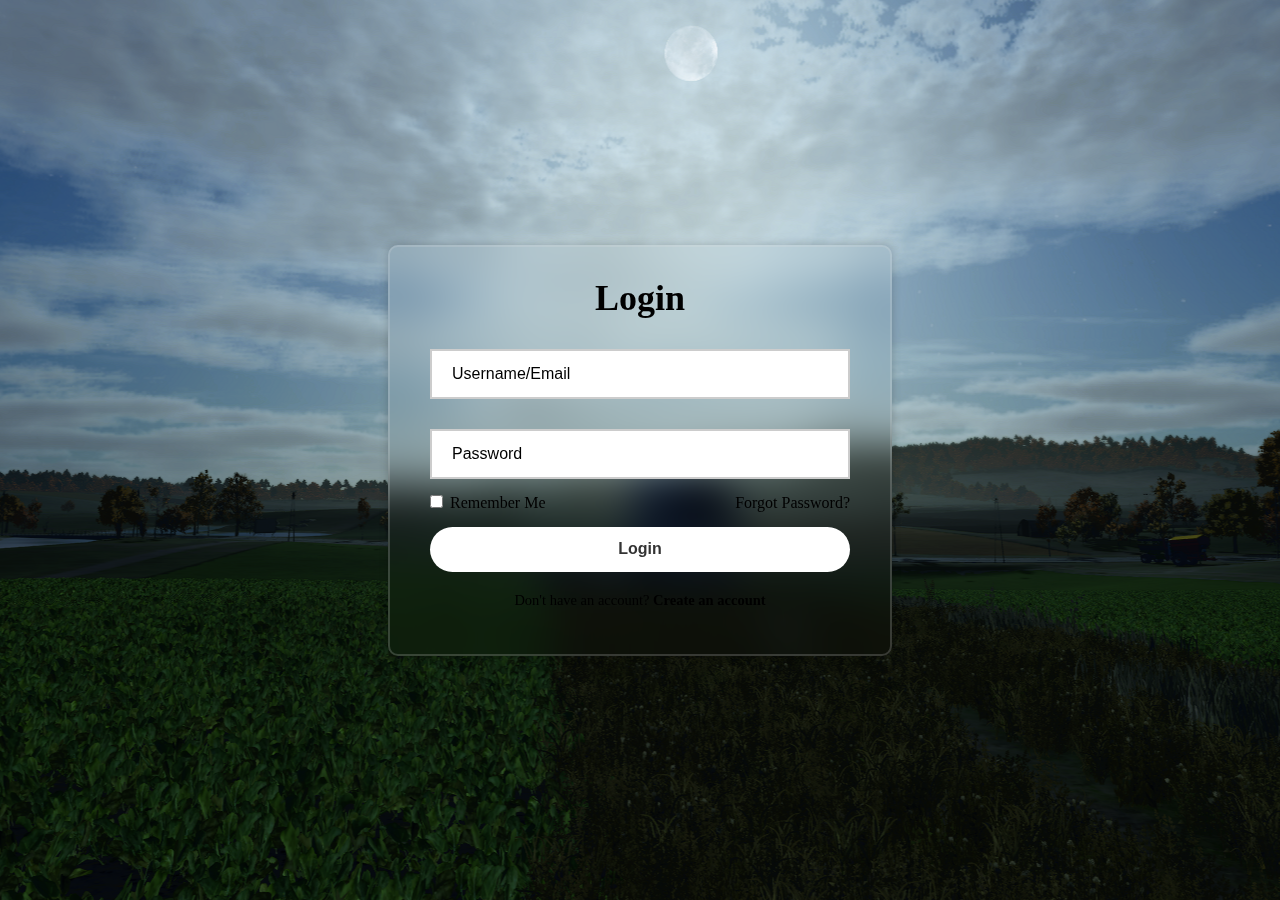
<file: website/index.html>
<html lang="en">
<head>
    <meta charset="UTF-8">
    <meta name="viewport" content="width=device-width, initial-scale=1.0">
    <title>Login</title>
    <link rel="stylesheet" href="sheet.css">
    <script src="script.js"></script>
</head>
<body>
    <div class="all">
        <h1>Login</h1>
        <div class="login">
            <form id="login-form" onsubmit="event.preventDefault(); login();">
                <div class="input-box">
                    <input type="text" id="username" placeholder="Username/Email" required>
                </div>
                <div class="input-box">
                    <input type="password" id="password" placeholder="Password" required>
                </div>
                <div class="remember-forgot">
                    <label>
                        <input type="checkbox" id="remember-me"> Remember Me
                    </label>
                    <a href="#" id="forgot-password-link" onclick="forgotPassword()">Forgot Password?</a>
                </div>
                <button type="submit" class="btn">Login</button>
            </form>
            <div class="register-link">
                <p>Don't have an account? <a href="#" onclick="showCreateAccount()">Create an account</a></p>
            </div>
            <div id="create-account-form" style="display: none;">
                <h2>Create Account</h2>
                <form onsubmit="event.preventDefault(); createAccount();">
                    <div class="input-box">
                        <input type="text" id="new-username" placeholder="Username/Email" required>
                    </div>
                    <div class="input-box">
                        <input type="password" id="new-password" placeholder="Password" required>
                    </div>
                    <div class="input-box">
                        <input type="password" id="confirm-password" placeholder="Confirm Password" required>
                    </div>
                    <button type="submit" class="btn">Create Account</button>
                </form>
            </div>

        </div>
    </div>
</body>
</html>
</file>
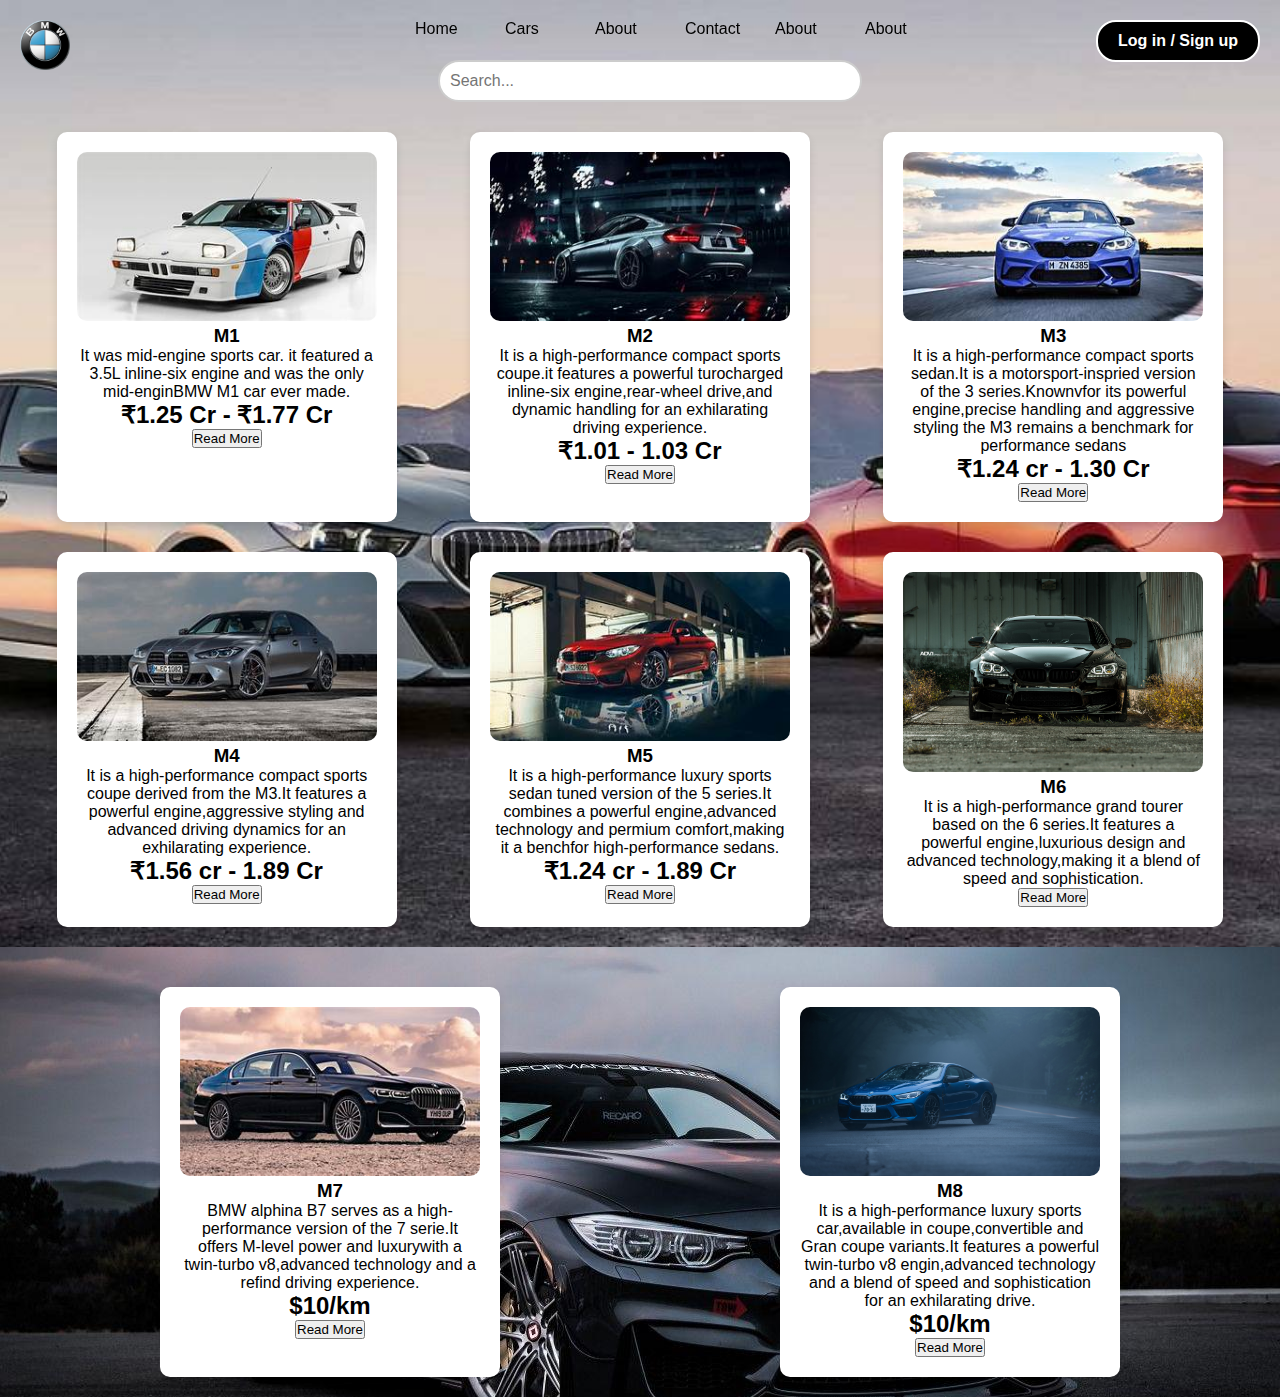
<file: web BMW/web1.html>
<!DOCTYPE html>
<html lang="en">
<head>
    <meta charset="UTF-8">
    <meta name="viewport" content="width=device-width, initial-scale=1.0">
    <title>web</title>
    <link rel="stylesheet" href="web2.css">
    <link rel="stylesheet" href="https://cdnjs.cloudflare.com/ajax/libs/font-awesome/6.6.0/css/all.min.css">
</head>
<body>
    <div class="image">
        <div class="home" id="home">
            <h1 class="bmw">
                <img class="logo" src="bmw-logo-14.png" alt="BMW Logo">
            </h1>
            <nav class="header">
                <center>
                    <ul>
                        <li><a href="#home">Home</a></li>
                        <li><a href="#cars">Cars</a></li>
                        <li><a href="#about">About</a></li>
                        <li><a href="#contact">Contact</a></li>
                        <li><a href="#about">About</a></li>
                        <li><a href="#about">About</a></li>
                    </ul>
                </center>
            </nav>

            <div class="search-container">
                <form action="#" method="get" onsubmit="searchFunction(event)">
                    <input type="text" class="search-bar" id="search-input" placeholder="Search...">
                    <button type="submit" style="display: none;">Search</button>
                </form>
            </div>

            <div class="button-container">
                <form action="index.html" method="post">
                    <button class="signup-button">Log in / Sign up</button>
                </form>
            </div>
        </div>
        
        <!-- Cab selection and other content goes here -->
         <div class="animation">
        <div class="cab-selection">
            <div class="cab-options">
                <div class="cab-card">
                    <img src="m1.jpg" alt="Economy Class">
                    <h3>M1</h3>
                    <p>It was mid-engine sports car. it featured a 3.5L inline-six engine and was the 
                        only mid-enginBMW M1 car ever made.
                    </p>
                    <p class="price"> ₹1.25 Cr - ₹1.77 Cr</p>
                    <button>Read More</button>
                </div>
        
                <div class="cab-card">
                    <img src="m2.jpg" alt="Business Class">
                    <h3>M2</h3>
                    <p>It is a high-performance compact sports coupe.it features a powerful turocharged inline-six engine,rear-wheel drive,and dynamic handling for an exhilarating driving experience.</p>
                    <p class="price">₹1.01 - 1.03 Cr</p>
                    <button>Read More</button>
                </div>
        
                <div class="cab-card">
                    <img src="m3.jpg" alt="Business Class">
                    <h3>M3</h3>
                    <p>It is a high-performance compact sports sedan.It is a motorsport-inspried version of the 3 series.Knownvfor its powerful engine,precise handling and aggressive styling the M3 remains a benchmark for performance sedans</p>
                    <p class="price">₹1.24 cr - 1.30 Cr</p>
                    <button>Read More</button>
                </div>
            </div>
        </div>
         <div class="cab-selection">
            <div class="cab-options">
                <div class="cab-card">
                    <img src="m4.jpg" alt="Economy Class">
                    <h3>M4</h3>
                    <p>It is a high-performance compact sports coupe derived from the M3.It features a powerful engine,aggressive styling and advanced driving dynamics for an exhilarating experience.</p>
                    <p class="price">₹1.56 cr - 1.89 Cr</p>
                    <button>Read More</button>
                </div>
        
                <div class="cab-card">
                    <img src="m5.jpg" alt="Business Class">
                    <h3>M5</h3>
                    <p>It is a high-performance luxury sports sedan tuned version of the 5 series.It combines a powerful engine,advanced technology and permium comfort,making it a benchfor high-performance sedans.</p>
                    <p class="price">₹1.24 cr - 1.89 Cr</p>
                    <button>Read More</button>
                </div>
        
                <div class="cab-card">
                    <img src="m6.jpg" alt="Business Class">
                    <h3>M6</h3>
                    <p>It is a high-performance grand tourer based on the 6 series.It features a powerful engine,luxurious design and advanced technology,making it a blend of speed and sophistication. </p>
                    <p class="price"></p>
                    <button>Read More</button>
                </div>
            </div>
        </div>
    </div>
</div>
<div class="animation">
    <div class="image2">
        <div class="cab-box">
            <div class="cab-options">
                <div class="cab-wel">
                    <img src="m7.jpg" alt="Economy Class">
                    <h3>M7</h3>
                    <p>BMW alphina B7 serves as a high-performance version of the 7 serie.It offers M-level power and luxurywith a twin-turbo v8,advanced technology and a refind driving experience.</p>
                    <p class="price">$10/km</p>
                    <button>Read More</button>
                </div>
        
                <div class="cab-wel">
                    <img src="m8(2).jpg" alt="Business Class">
                    <h3>M8</h3>
                    <p>It is a high-performance luxury sports car,available in coupe,convertible and Gran coupe variants.It features a powerful twin-turbo v8 engin,advanced technology and a blend of speed and sophistication for an exhilarating drive.</p>
                    <p class="price">$10/km</p>
                    <button>Read More</button>
                </div>
            </div>
        </div>
    </div>
</div>
</body>
</html>
</file>
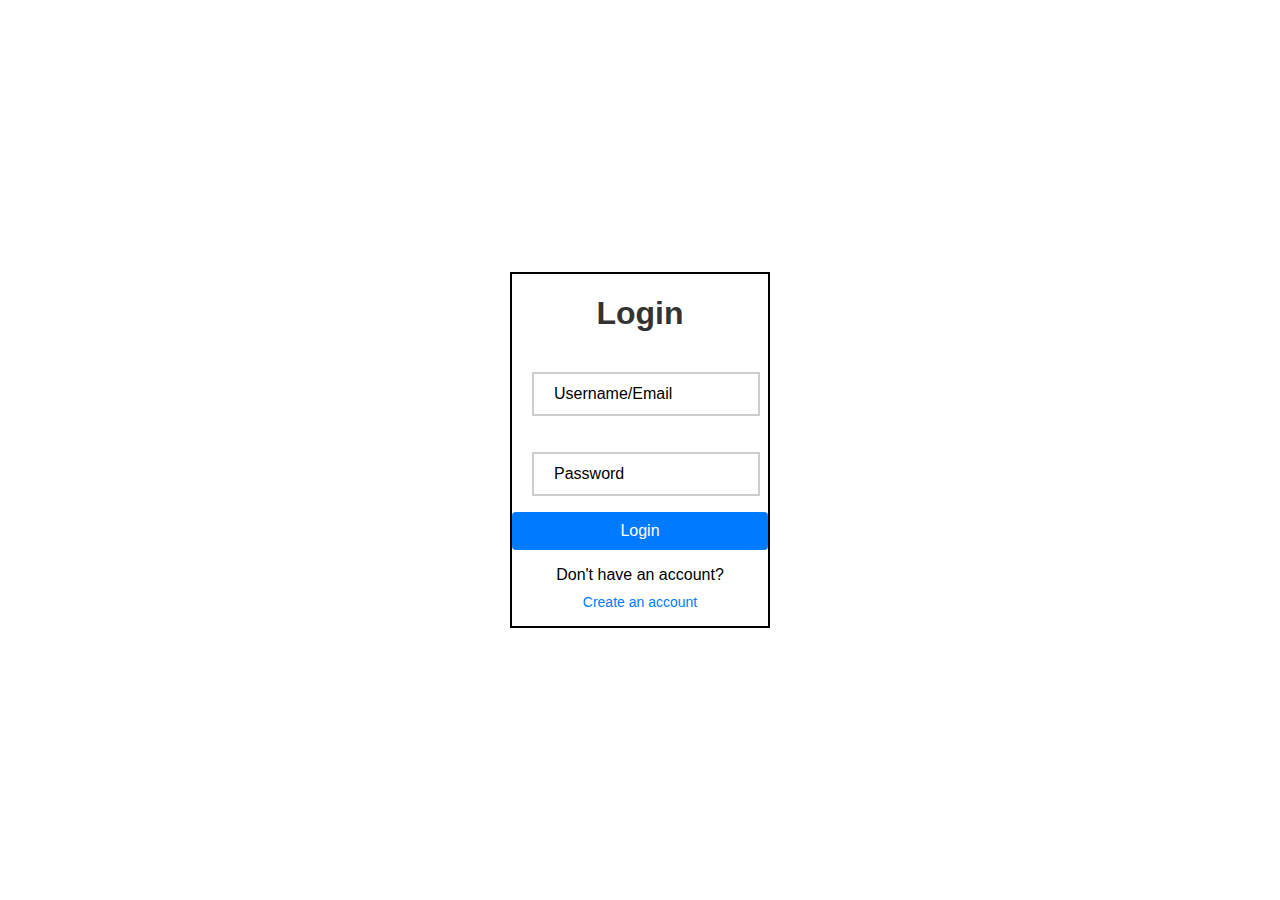
<file: web dress/login12.html>
<html lang="en">
<head>
    <meta charset="UTF-8">
    <meta name="theme-color" content="#06c1db">
    <title>dress</title>
    <link rel="stylesheet" href="login2.css">
</head>
<body>
    <div class="all">
        <h1>Login</h1>
        <div class="login">
            <form id="login-form" onsubmit="event.preventDefault(); login();">
                <div class="input-box">
                    <input type="text" id="username" placeholder="Username/Email" required>
                </div>
                <div class="input-box">
                    <input type="password" id="password" placeholder="Password" required>
                </div>
                <button type="submit" class="btn">Login</button>
            </form>
            <div class="register-link">
                <p>Don't have an account? <a href="#" onclick="showCreateAccount()">Create an account</a></p>
            </div>
            <div id="create-account-form" style="display: none;">
                <h2>Create Account</h2>
                <form onsubmit="event.preventDefault(); createAccount();">
                    <div class="input-box">
                        <input type="text" id="new-username" placeholder="Username/Email" required>
                    </div>
                    <div class="input-box">
                        <input type="password" id="new-password" placeholder="Password" required>
                    </div>
                    <div class="input-box">
                        <input type="password" id="confirm-password" placeholder="Confirm Password" required>
                    </div>
                    <button type="submit" class="btn"> <underline> Create Account </underline></button>
                </form>
            </div>

        </div>
    </div>
   
</body>
</html>
</file>
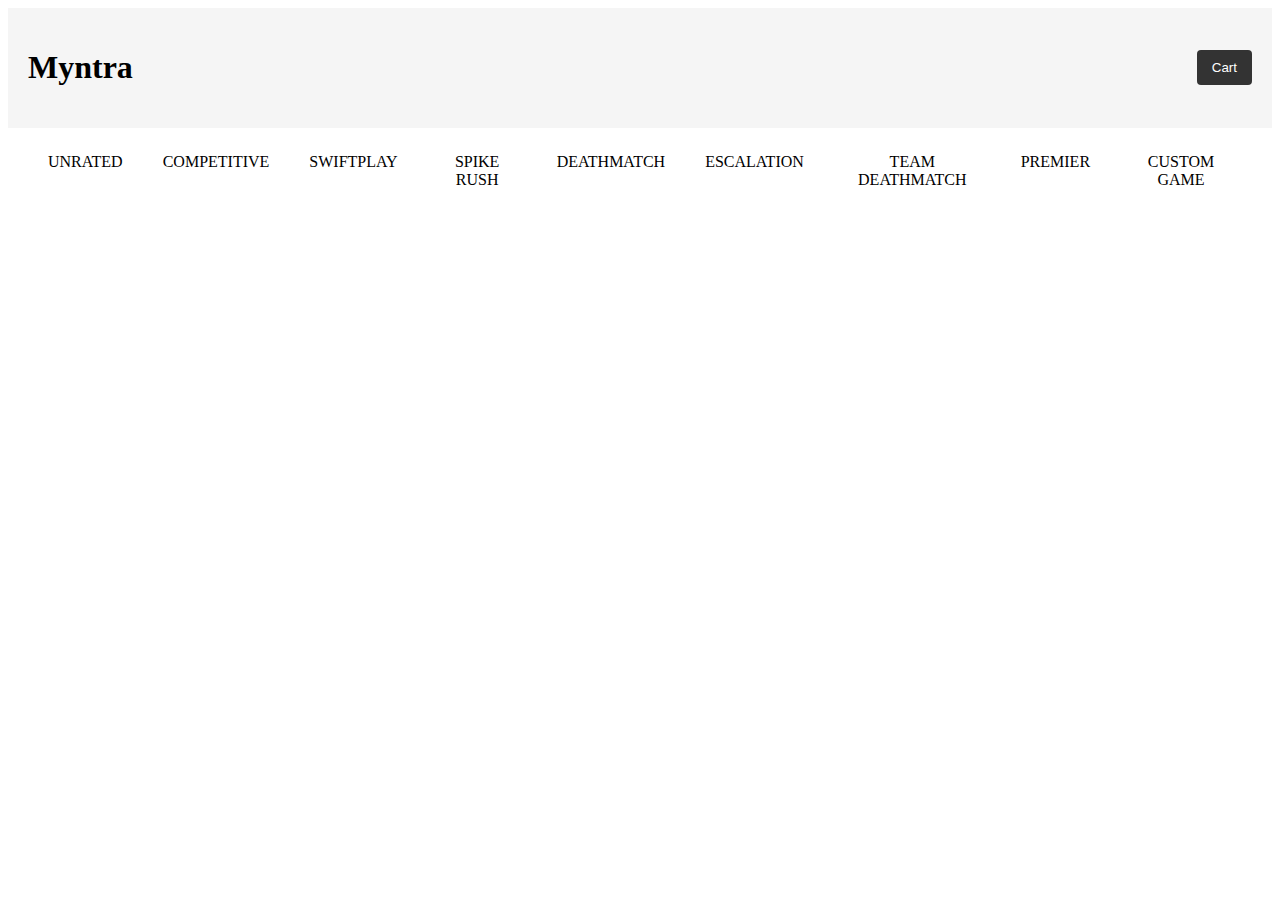
<file: web dress/web1.html>
<!DOCTYPE html>
<html lang="en">
<head>
    <meta charset="UTF-8">
    <meta name="viewport" content="width=device-width, initial-scale=1.0">
    <title>web</title>
    <link rel="stylesheet" href="web2.css">
</head>
<body>
    <div class="header">
        <h1>Myntra</h1>
        <div class="header-buttons">
            <button class="btn">Cart</button>
        </div>
    </div>
    
    <center>
        <nav class="navbar">
            <ul>
                <li>UNRATED</li>
                <li>COMPETITIVE</li>
                <li>SWIFTPLAY</li>
                <li>SPIKE RUSH</li>
                <li>DEATHMATCH</li>
                <li>ESCALATION</li>
                <li>TEAM DEATHMATCH</li>
                <li>PREMIER</li>
                <li>CUSTOM GAME</li>
            </ul>
        </nav>
    </center>
</body>
</html>
</file>
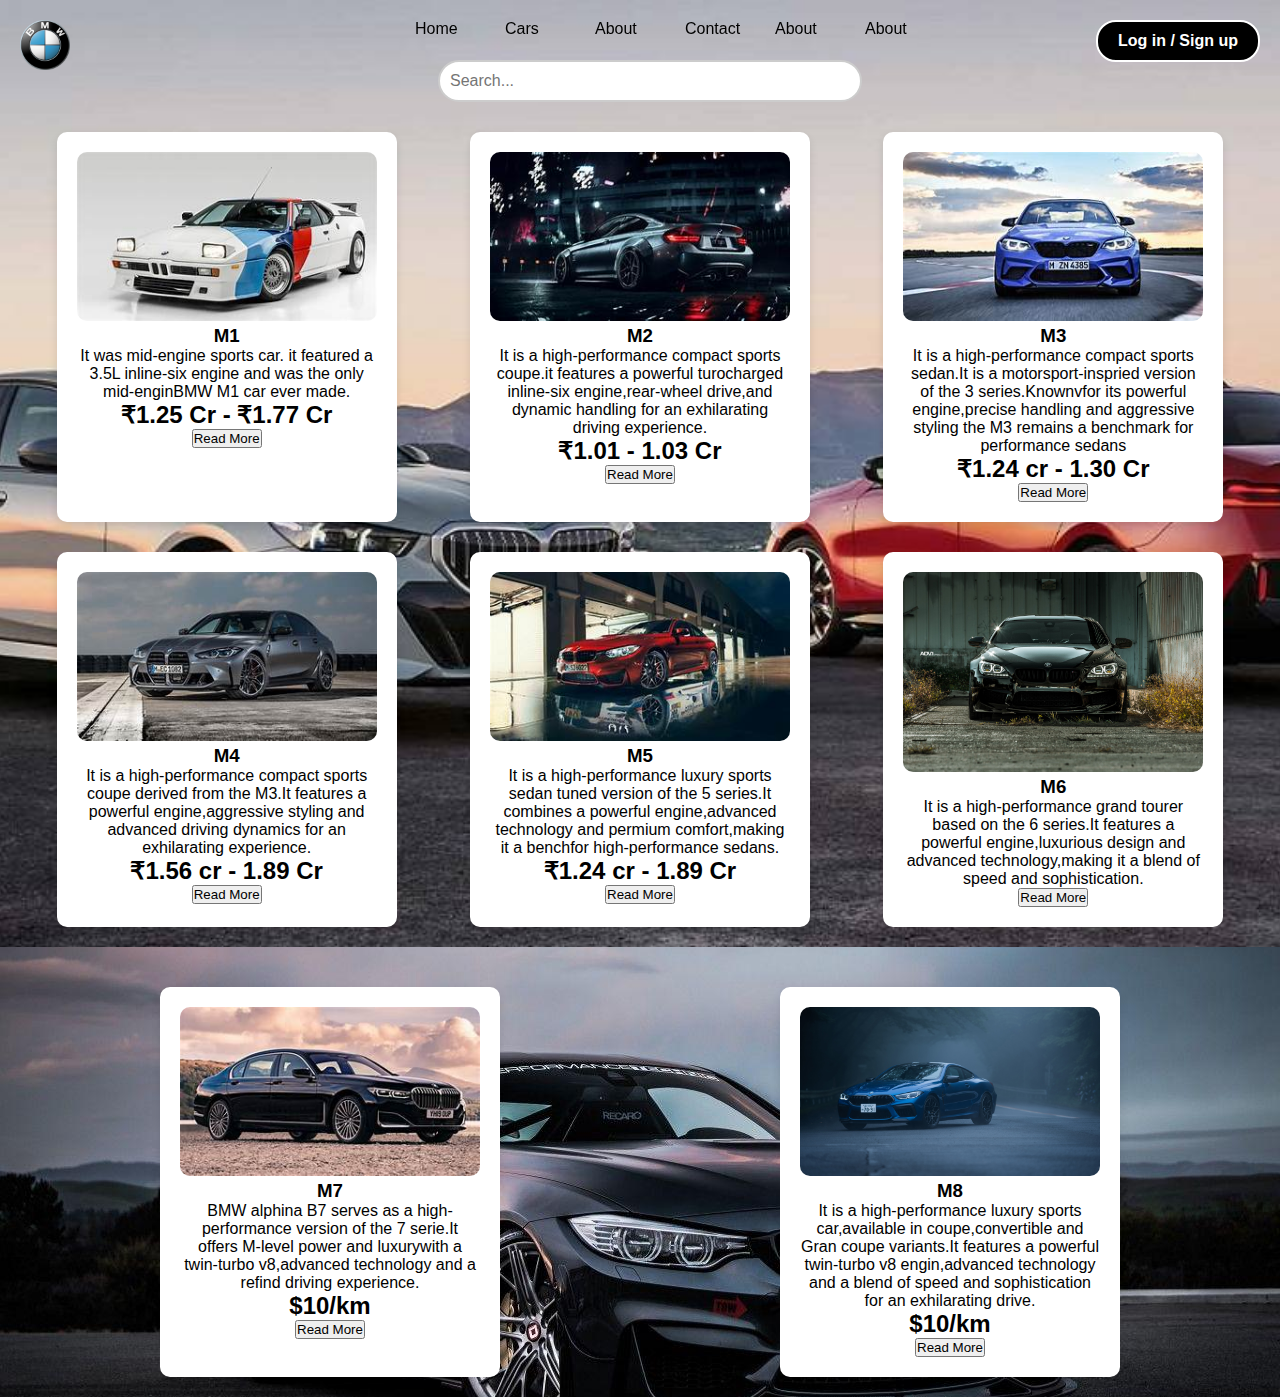
<file: web page/web1.html>
<!DOCTYPE html>
<html lang="en">
<head>
    <meta charset="UTF-8">
    <meta name="viewport" content="width=device-width, initial-scale=1.0">
    <title>Document</title>
    <link rel="stylesheet" href="web2.css">
    <link rel="stylesheet" href="https://cdnjs.cloudflare.com/ajax/libs/font-awesome/6.6.0/css/all.min.css">
</head>
<body>
    <div class="image">
        <div class="home" id="home">
            <h1 class="bmw">
                <img class="logo" src="bmw-logo-14.png" alt="BMW Logo">
            </h1>
            <nav class="header">
                <center>
                    <ul>
                        <li><a href="#home">Home</a></li>
                        <li><a href="#cars">Cars</a></li>
                        <li><a href="#about">About</a></li>
                        <li><a href="#contact">Contact</a></li>
                        <li><a href="#about">About</a></li>
                        <li><a href="#about">About</a></li>
                    </ul>
                </center>
            </nav>

            <div class="search-container">
                <form action="#" method="get" onsubmit="searchFunction(event)">
                    <input type="text" class="search-bar" id="search-input" placeholder="Search...">
                    <button type="submit" style="display: none;">Search</button>
                </form>
            </div>

            <div class="button-container">
                <form action="index.html" method="post">
                    <button class="signup-button">Log in / Sign up</button>
                </form>
            </div>
        </div>
        
        <!-- Cab selection and other content goes here -->
         <div class="animation">
        <div class="cab-selection">
            <div class="cab-options">
                <div class="cab-card">
                    <img src="m1.jpg" alt="Economy Class">
                    <h3>M1</h3>
                    <p>It was mid-engine sports car. it featured a 3.5L inline-six engine and was the 
                        only mid-enginBMW M1 car ever made.
                    </p>
                    <p class="price"> ₹1.25 Cr - ₹1.77 Cr</p>
                    <button>Read More</button>
                </div>
        
                <div class="cab-card">
                    <img src="m2.jpg" alt="Business Class">
                    <h3>M2</h3>
                    <p>It is a high-performance compact sports coupe.it features a powerful turocharged inline-six engine,rear-wheel drive,and dynamic handling for an exhilarating driving experience.</p>
                    <p class="price">₹1.01 - 1.03 Cr</p>
                    <button>Read More</button>
                </div>
        
                <div class="cab-card">
                    <img src="m3.jpg" alt="Business Class">
                    <h3>M3</h3>
                    <p>It is a high-performance compact sports sedan.It is a motorsport-inspried version of the 3 series.Knownvfor its powerful engine,precise handling and aggressive styling the M3 remains a benchmark for performance sedans</p>
                    <p class="price">₹1.24 cr - 1.30 Cr</p>
                    <button>Read More</button>
                </div>
            </div>
        </div>
         <div class="cab-selection">
            <div class="cab-options">
                <div class="cab-card">
                    <img src="m4.jpg" alt="Economy Class">
                    <h3>M4</h3>
                    <p>It is a high-performance compact sports coupe derived from the M3.It features a powerful engine,aggressive styling and advanced driving dynamics for an exhilarating experience.</p>
                    <p class="price">₹1.56 cr - 1.89 Cr</p>
                    <button>Read More</button>
                </div>
        
                <div class="cab-card">
                    <img src="m5.jpg" alt="Business Class">
                    <h3>M5</h3>
                    <p>It is a high-performance luxury sports sedan tuned version of the 5 series.It combines a powerful engine,advanced technology and permium comfort,making it a benchfor high-performance sedans.</p>
                    <p class="price">₹1.24 cr - 1.89 Cr</p>
                    <button>Read More</button>
                </div>
        
                <div class="cab-card">
                    <img src="m6.jpg" alt="Business Class">
                    <h3>M6</h3>
                    <p>It is a high-performance grand tourer based on the 6 series.It features a powerful engine,luxurious design and advanced technology,making it a blend of speed and sophistication. </p>
                    <p class="price"></p>
                    <button>Read More</button>
                </div>
            </div>
        </div>
    </div>
</div>
<div class="animation">
    <div class="image2">
        <div class="cab-box">
            <div class="cab-options">
                <div class="cab-wel">
                    <img src="m7.jpg" alt="Economy Class">
                    <h3>M7</h3>
                    <p>BMW alphina B7 serves as a high-performance version of the 7 serie.It offers M-level power and luxurywith a twin-turbo v8,advanced technology and a refind driving experience.</p>
                    <p class="price">$10/km</p>
                    <button>Read More</button>
                </div>
        
                <div class="cab-wel">
                    <img src="m8(2).jpg" alt="Business Class">
                    <h3>M8</h3>
                    <p>It is a high-performance luxury sports car,available in coupe,convertible and Gran coupe variants.It features a powerful twin-turbo v8 engin,advanced technology and a blend of speed and sophistication for an exhilarating drive.</p>
                    <p class="price">$10/km</p>
                    <button>Read More</button>
                </div>
            </div>
        </div>
    </div>
</div>
</body>
</html>
</file>
<file: website/sheet.css>
*{
    padding: 0;
    margin: 0;
}
body{
    display: flex;
    justify-content: center;
    align-items: center;
    min-height: 100pv;
    background:url('hi.png') no-repeat;
    background-size: cover;
    background-position:center;
}
.all{
    width: 420px;
    background: transparent;
    border: 2px solid rgba(225, 225, 225, .2);
    backdrop-filter: blur(20px);
    box-shadow: 0 0 10px rgba(0, 0, 0, 0.2);
    color: rgb(0, 0, 0);
    border-radius: 10px;
    padding: 30px 40px;
}
.all h1{
    font-size: 36px;
    text-align: center;
}
.all .input-box{
    width: 100%;
    height: 50px;
    background: rgb(255, 255, 255);
    margin: 30px 0;
}
.input-box input{
    width: 100%;
    height: 100%;
    background: transparent;
    border: none;
    outline: none;
    border: 2px solid rgba(0, 0, 0, 0.2);
    font-size: 16px;
    color: rgb(0, 0, 0);
    padding: 20px 45px 20px 20px;
}
.input-box input::placeholder{
    color: rgb(0, 0, 0);
}
.all .remember-forgot{
    display: flex;
    justify-content: space-between;
    font-size: rgb(0, 0, 0);
    margin: -15px 0 15px;
}
.all .remember-forgot label input{
    accent-color: rgb(0, 0, 0);
    margin-right: 3px;
}

.remember-forgot a{
    color: rgb(0, 0, 0);
    text-decoration: none;
}
.remember-forgot a:hover{
    text-decoration: underline;
}
.all .btn{
    width: 100%;
    height: 45px;
    background: white;
    border: none;
    outline: none;
    border-radius: 40px;
    cursor: pointer;
    font-size: 16px;
    color: #333;
    font-weight: 600;
}
.all .register-link {
    font-size: 14.5px;
    text-align: center;
    margin: 20px 0 15px;
}
.register-link p a{
    color: rgb(0, 0, 0);
    text-decoration: none;
    font-weight: 600;
}

.register-link p a:hover{
    text-decoration: underline;
}
</file>
<file: web BMW/web2.css>
* {
    padding: 0;
    margin: 0;
}

.image{
    font-family: Arial, sans-serif;
    background: url("155.jpg");
    background-position: center;
    background-size: cover;
    margin: 0;
    padding: 20px;
}

.image2{
    font-family: Arial, sans-serif;
    background: url("hi2.jpg");
    background-position: center;
    background-size: cover;
    margin: 0;
    padding: 20px;
}

.container {
    text-align: center;
}

.cab-options {
    display: flex;
    justify-content: space-around;
    margin-top: 20px;
}

.cab-card {
    background-color: white;
    border-radius: 10px;
    box-shadow: 0 4px 8px rgba(0, 0, 0, 0.1);
    padding: 20px;
    width: 300px;
    text-align: center;
}

.cab-card img {
    width: 100%;
    border-radius: 10px;
}

.price {
    font-size: 24px;
    font-weight: bold;
}

.read-more {
    background-color: #ffcc00;
    border: none;
    border-radius: 5px;
    color: white;
    cursor: pointer;
    padding: 10px 15px;
    font-size: 16px;
}

.home header {
    display: flex;
    flex-direction: column;
    align-items: center;
}

.header ul {
    display: flex;
    justify-content: center;
    gap: 90px;
}

.header ul li {
    display: inline-block;
}

.header ul li a {
    text-decoration: none;
    color: black;
    font-size: 16px;
    position: fixed;
}

.header ul li a:hover {
    color: white;
}

.logo {
    width: 50px;
    height: auto;
    margin-right: 10px;
    vertical-align: middle;
}

.bmw {
    color: rgb(0, 0, 0);
    font-size: 2rem;
    display: inline-block;
    background: transparent;
    position: fixed; 
    top: 20px;
    left: 20px; 
}

.search-container {
    display: flex;
    justify-content: center;
}

.search-bar {
    padding: 10px;
    width: 400px;
    font-size: 16px;
    border-radius: 30px;
    border: 2px solid #ccc;
    margin-left: 20px;
    margin-top: 40px;
}

.signup-button {
    background-color: black;
    color: white;
    border: 2px solid white;
    padding: 10px 20px;
    border-radius: 20px;
    font-size: 16px;
    font-weight: bold;
    cursor: pointer;
    outline: none;
    position: fixed;
    top: 20px;
    right: 20px;
}

.signup-button:hover {
    background-color: white;
    color: black;
    border-color: black;
}

.cab-selection{
    margin-top: 30px;
}

.cab-hi {
    display: flex;
    justify-content: space-around;
    margin-top: 20px;
}

.cab-wel {
    background-color: white;
    border-radius: 10px;
    box-shadow: 0 4px 8px rgba(0, 0, 0, 0.1);
    padding: 20px;
    width: 300px;
    text-align: center;
}

.cab-wel img {
    width: 100%;
    border-radius: 10px;
}

.price {
    font-size: 24px;
    font-weight: bold;
}

@keyframes appear {
    from {
        opacity: 0;
        transform: scale(0); /* Use transform instead of scale */
    }
    to {
        opacity: 1;
        transform: scale(1); /* Use transform instead of scale */
    }
}

.animation {
    animation: appear 2s linear; /* Correctly apply the animation */
}
</file>
<file: web dress/login2.css>
body {
    font-family: Arial, sans-serif;
    margin: 0;
    padding: 0;
    background:white;
    display: flex;
    justify-content: center;
    align-items: center;
    height: 100vh;
}

.all{
    border: 2px solid #000000;
    width: 20%;
    text-align: center;
    display: inline-block;

}

.input-box {
        width: 89%;
        height: 20px;
        display: inline-block;
        background: rgb(0, 0, 0);
        margin-bottom: 20px;
        padding: 20px 45px 20px 20px;
        background: transparent;
}

.input-box input::placeholder{
    color: rgb(0, 0, 0);
}

.input-box input{
    width: 100%;
    height: 100%;
    background: transparent;
    border: none;
    outline: none;
    border: 2px solid rgba(0, 0, 0, 0.2);
    font-size: 16px;
    color: rgb(0, 0, 0);
    padding: 20px 45px 20px 20px;
}

.container {
    background-color: #ffffff;
    padding: 20px 30px;
    border-radius: 8px;
    box-shadow: 0 4px 6px rgba(0, 0, 0, 0.1);
    width: 100%;
    max-width: 400px;
}

h1 {
    text-align: center;
    color: #333333;
    margin-bottom: 20px;
}

form {
    display: flex;
    flex-direction: column;
}

button {
    padding: 10px;
    background-color: #007bff;
    color: #ffffff;
    border: none;
    border-radius: 4px;
    font-size: 16px;
    cursor: pointer;
    transition: background-color 0.3s ease;
}

button:hover {
    background-color: #0056b3;
}

a {
    text-decoration: none;
    color: #007bff;
    font-size: 14px;
    text-align: center;
    display: block;
    margin-top: 10px;
}

a:hover {
    text-decoration: underline;
}
</file>
<file: web dress/web2.css>
.header {
    display: flex;
    justify-content: space-between;
    align-items: center;
    padding: 20px;
    background-color: #f5f5f5; /* optional background */
}

.header-buttons {
    display: flex;
    gap: 10px;
}

.btn {
    padding: 10px 15px;
    cursor: pointer;
    border: none;
    background-color: #333;
    color: white;
    border-radius: 4px;
}

.navbar {
    background-color: #ffffff;
    padding: 10px 20px; 
}

.navbar ul {
    list-style-type: none; 
    display: flex; 
    padding: 0;
    margin: 0;
}

.navbar li {
    padding: 15px 20px;
    cursor: pointer;
    transition: background-color 0.3s;
}

.navbar li:hover {
    background-color: rgba(255, 255, 255, 0.1);
}
</file>
<file: web page/web2.css>
* {
    padding: 0;
    margin: 0;
}

.image{
    font-family: Arial, sans-serif;
    background: url("155.jpg");
    background-position: center;
    background-size: cover;
    margin: 0;
    padding: 20px;
}

.image2{
    font-family: Arial, sans-serif;
    background: url("hi2.jpg");
    background-position: center;
    background-size: cover;
    margin: 0;
    padding: 20px;
}

.container {
    text-align: center;
}

.cab-options {
    display: flex;
    justify-content: space-around;
    margin-top: 20px;
}

.cab-card {
    background-color: white;
    border-radius: 10px;
    box-shadow: 0 4px 8px rgba(0, 0, 0, 0.1);
    padding: 20px;
    width: 300px;
    text-align: center;
}

.cab-card img {
    width: 100%;
    border-radius: 10px;
}

.price {
    font-size: 24px;
    font-weight: bold;
}

.read-more {
    background-color: #ffcc00;
    border: none;
    border-radius: 5px;
    color: white;
    cursor: pointer;
    padding: 10px 15px;
    font-size: 16px;
}

.home header {
    display: flex;
    flex-direction: column;
    align-items: center;
}

.header ul {
    display: flex;
    justify-content: center;
    gap: 90px;
}

.header ul li {
    display: inline-block;
}

.header ul li a {
    text-decoration: none;
    color: black;
    font-size: 16px;
    position: fixed;
}

.header ul li a:hover {
    color: white;
}

.logo {
    width: 50px;
    height: auto;
    margin-right: 10px;
    vertical-align: middle;
}

.bmw {
    color: rgb(0, 0, 0);
    font-size: 2rem;
    display: inline-block;
    background: transparent;
    position: fixed; 
    top: 20px;
    left: 20px; 
}

.search-container {
    display: flex;
    justify-content: center;
}

.search-bar {
    padding: 10px;
    width: 400px;
    font-size: 16px;
    border-radius: 30px;
    border: 2px solid #ccc;
    margin-left: 20px;
    margin-top: 40px;
}

.signup-button {
    background-color: black;
    color: white;
    border: 2px solid white;
    padding: 10px 20px;
    border-radius: 20px;
    font-size: 16px;
    font-weight: bold;
    cursor: pointer;
    outline: none;
    position: fixed;
    top: 20px;
    right: 20px;
}

.signup-button:hover {
    background-color: white;
    color: black;
    border-color: black;
}

.cab-selection{
    margin-top: 30px;
}

.cab-hi {
    display: flex;
    justify-content: space-around;
    margin-top: 20px;
}

.cab-wel {
    background-color: white;
    border-radius: 10px;
    box-shadow: 0 4px 8px rgba(0, 0, 0, 0.1);
    padding: 20px;
    width: 300px;
    text-align: center;
}

.cab-wel img {
    width: 100%;
    border-radius: 10px;
}

.price {
    font-size: 24px;
    font-weight: bold;
}

@keyframes appear {
    from {
        opacity: 0;
        transform: scale(0); /* Use transform instead of scale */
    }
    to {
        opacity: 1;
        transform: scale(1); /* Use transform instead of scale */
    }
}

.animation {
    animation: appear 2s linear; /* Correctly apply the animation */
}
</file>
